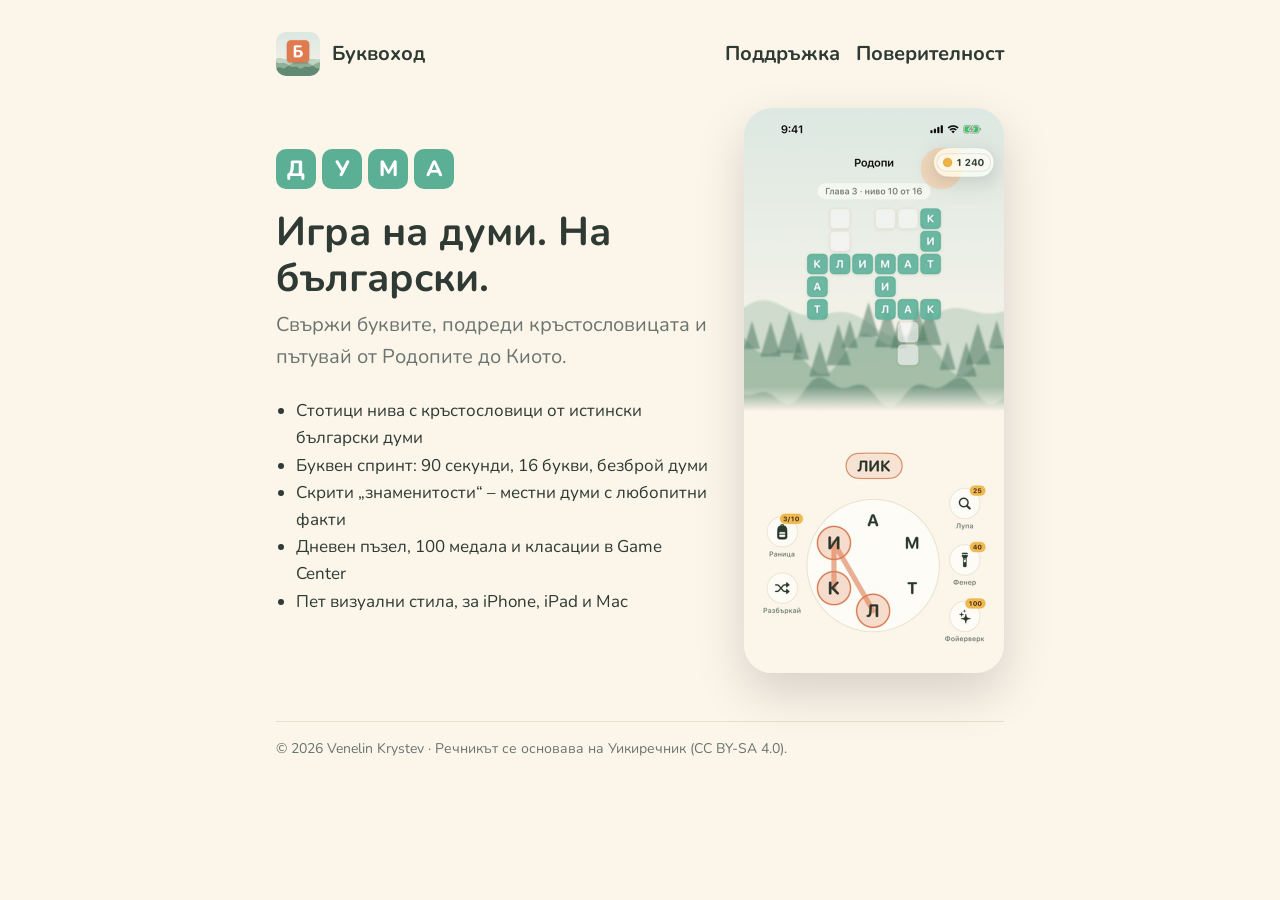
<file: index.html>
<!doctype html>
<html lang="bg">
<head>
<meta charset="utf-8">
<meta name="viewport" content="width=device-width, initial-scale=1">
<title>Буквоход – игра на думи</title>
<meta name="description" content="Буквоход: българска игра на думи за iPhone, iPad и Mac. Свържи буквите, подреди кръстословицата и пътувай от Родопите до Киото.">
<link rel="preconnect" href="https://fonts.googleapis.com">
<link rel="preconnect" href="https://fonts.gstatic.com" crossorigin>
<link rel="stylesheet" href="https://fonts.googleapis.com/css2?family=Nunito:wght@400;500;700;800&amp;display=swap">
<link rel="icon" href="icon.png">
<link rel="stylesheet" href="site.css">
</head>
<body>
<main>
  <header class="site">
    <img src="icon.png" alt="">
    <a href="./">Буквоход</a>
    <nav><a href="support.html">Поддръжка</a><a href="privacy.html">Поверителност</a></nav>
  </header>

  <section class="hero">
    <div>
      <div class="tiles"><span>Д</span><span>У</span><span>М</span><span>А</span></div>
      <h1>Игра на думи. На български.</h1>
      <p class="lead">Свържи буквите, подреди кръстословицата и пътувай от Родопите до Киото.</p>
      <ul class="features">
        <li>Стотици нива с кръстословици от истински български думи</li>
        <li>Буквен спринт: 90 секунди, 16 букви, безброй думи</li>
        <li>Скрити „знаменитости“ – местни думи с любопитни факти</li>
        <li>Дневен пъзел, 100 медала и класации в Game Center</li>
        <li>Пет визуални стила, за iPhone, iPad и Mac</li>
      </ul>
    </div>
    <img class="shot" src="shot-level.jpg" alt="Ниво от Буквоход: колело с букви и кръстословица">
  </section>

  <footer>© 2026 Venelin Krystev · Речникът се основава на Уикиречник (CC BY-SA 4.0).</footer>
</main>
</body>
</html>
</file>
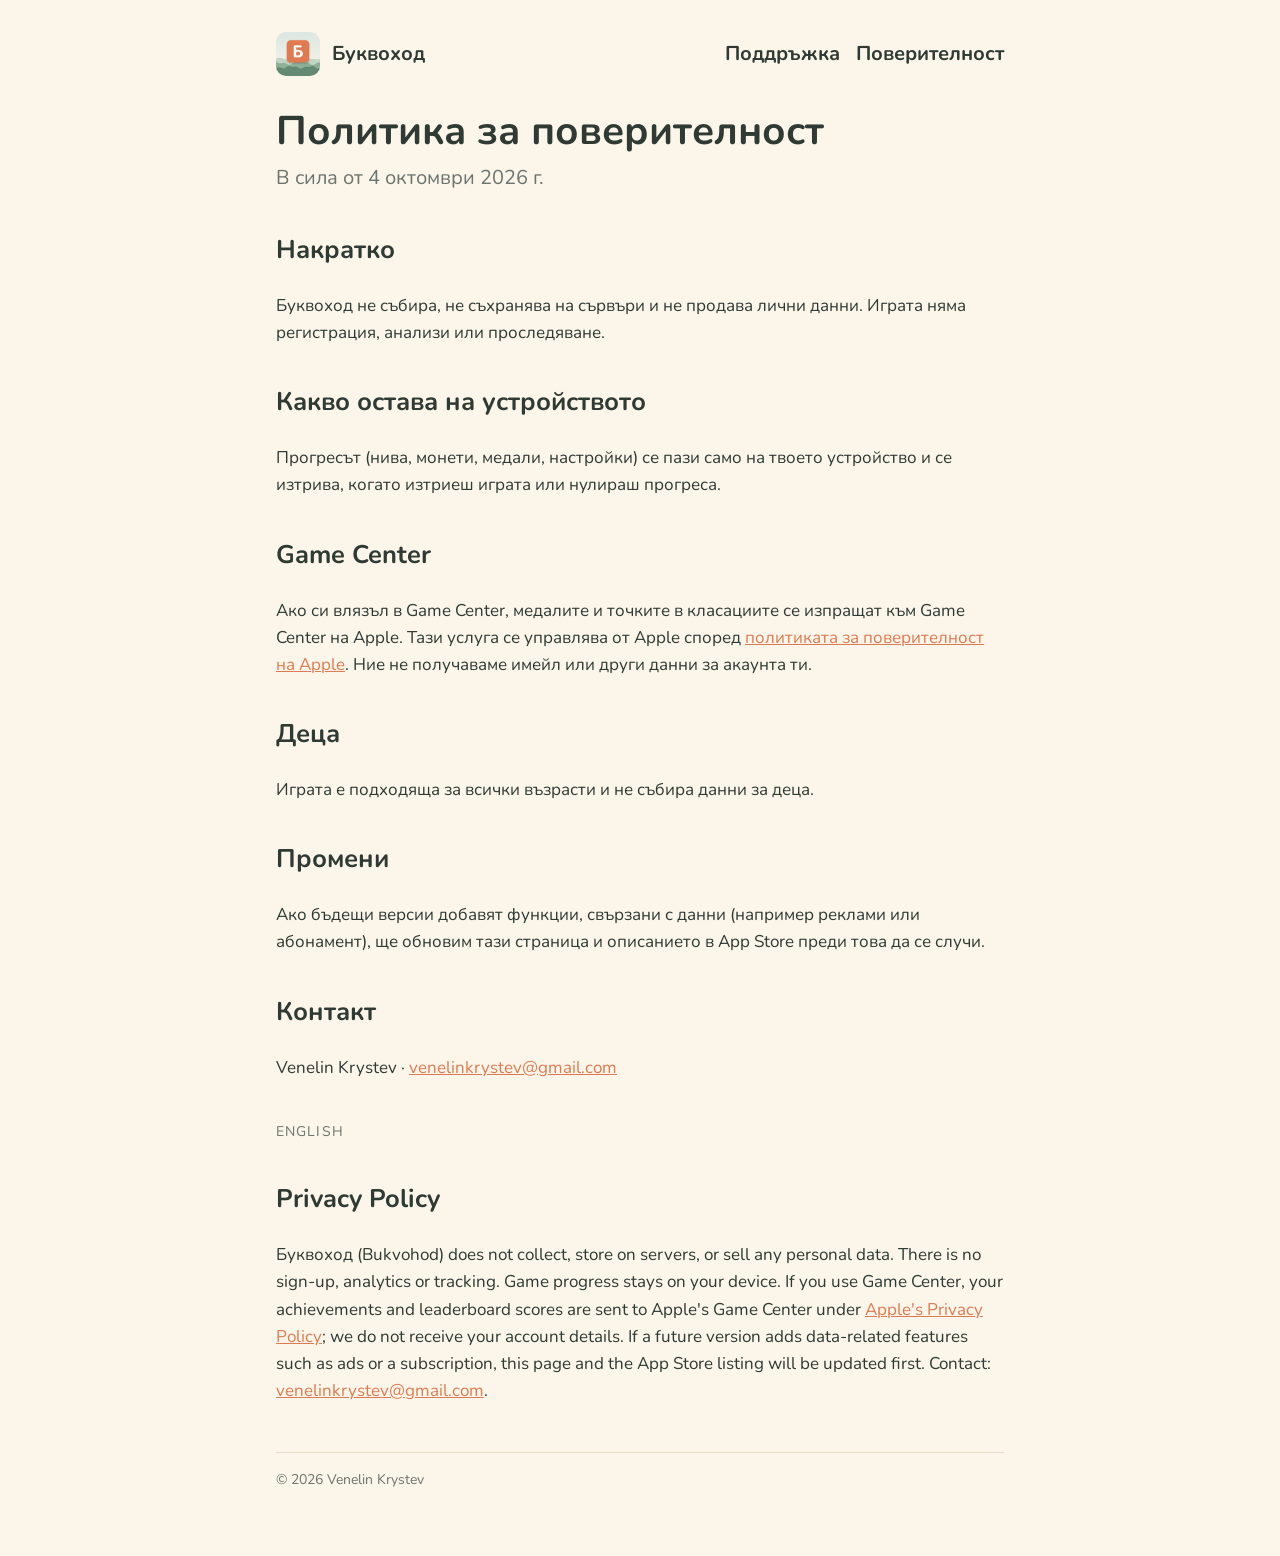
<file: privacy.html>
<!doctype html>
<html lang="bg">
<head>
<meta charset="utf-8">
<meta name="viewport" content="width=device-width, initial-scale=1">
<title>Буквоход – Политика за поверителност</title>
<link rel="preconnect" href="https://fonts.googleapis.com">
<link rel="preconnect" href="https://fonts.gstatic.com" crossorigin>
<link rel="stylesheet" href="https://fonts.googleapis.com/css2?family=Nunito:wght@400;500;700;800&amp;display=swap">
<link rel="icon" href="icon.png">
<link rel="stylesheet" href="site.css">
</head>
<body>
<main>
  <header class="site">
    <img src="icon.png" alt="">
    <a href="./">Буквоход</a>
    <nav><a href="support.html">Поддръжка</a><a href="privacy.html">Поверителност</a></nav>
  </header>

  <h1>Политика за поверителност</h1>
  <p class="lead">В сила от 4 октомври 2026 г.</p>

  <h2>Накратко</h2>
  <p>Буквоход не събира, не съхранява на сървъри и не продава лични данни. Играта няма регистрация, анализи или проследяване.</p>

  <h2>Какво остава на устройството</h2>
  <p>Прогресът (нива, монети, медали, настройки) се пази само на твоето устройство и се изтрива, когато изтриеш играта или нулираш прогреса.</p>

  <h2>Game Center</h2>
  <p>Ако си влязъл в Game Center, медалите и точките в класациите се изпращат към Game Center на Apple. Тази услуга се управлява от Apple според <a href="https://www.apple.com/legal/privacy/">политиката за поверителност на Apple</a>. Ние не получаваме имейл или други данни за акаунта ти.</p>

  <h2>Деца</h2>
  <p>Играта е подходяща за всички възрасти и не събира данни за деца.</p>

  <h2>Промени</h2>
  <p>Ако бъдещи версии добавят функции, свързани с данни (например реклами или абонамент), ще обновим тази страница и описанието в App Store преди това да се случи.</p>

  <h2>Контакт</h2>
  <p>Venelin Krystev · <a href="mailto:venelinkrystev@gmail.com">venelinkrystev@gmail.com</a></p>

  <p class="lang">English</p>
  <h2>Privacy Policy</h2>
  <p>Буквоход (Bukvohod) does not collect, store on servers, or sell any personal data. There is no sign-up, analytics or tracking. Game progress stays on your device. If you use Game Center, your achievements and leaderboard scores are sent to Apple's Game Center under <a href="https://www.apple.com/legal/privacy/">Apple's Privacy Policy</a>; we do not receive your account details. If a future version adds data-related features such as ads or a subscription, this page and the App Store listing will be updated first. Contact: <a href="mailto:venelinkrystev@gmail.com">venelinkrystev@gmail.com</a>.</p>

  <footer>© 2026 Venelin Krystev</footer>
</main>
</body>
</html>
</file>
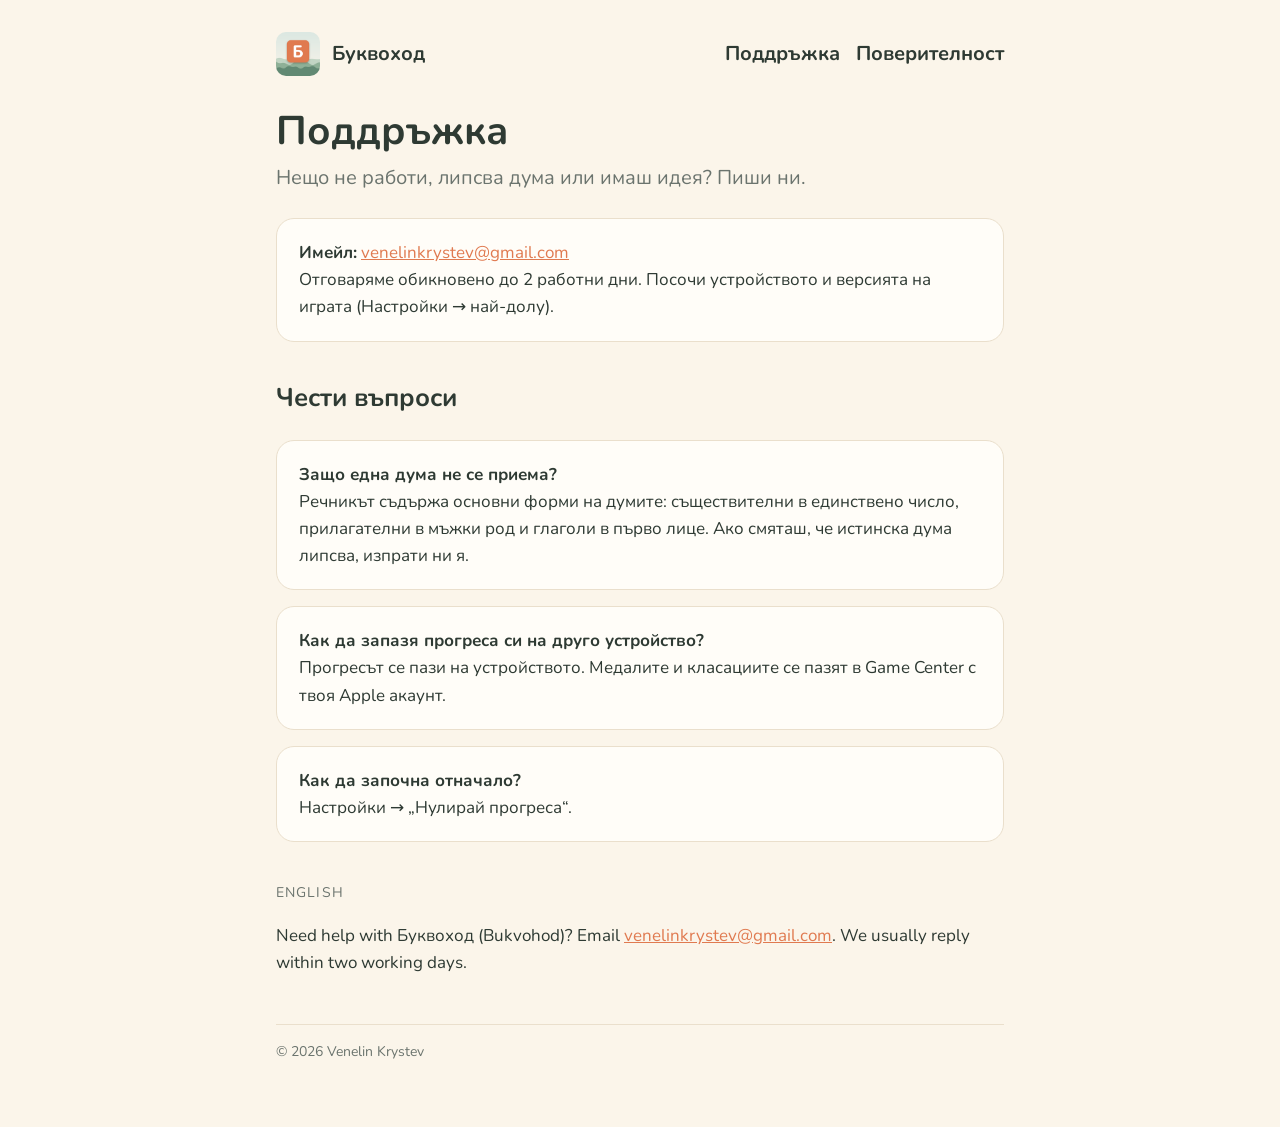
<file: support.html>
<!doctype html>
<html lang="bg">
<head>
<meta charset="utf-8">
<meta name="viewport" content="width=device-width, initial-scale=1">
<title>Буквоход – Поддръжка</title>
<link rel="preconnect" href="https://fonts.googleapis.com">
<link rel="preconnect" href="https://fonts.gstatic.com" crossorigin>
<link rel="stylesheet" href="https://fonts.googleapis.com/css2?family=Nunito:wght@400;500;700;800&amp;display=swap">
<link rel="icon" href="icon.png">
<link rel="stylesheet" href="site.css">
</head>
<body>
<main>
  <header class="site">
    <img src="icon.png" alt="">
    <a href="./">Буквоход</a>
    <nav><a href="support.html">Поддръжка</a><a href="privacy.html">Поверителност</a></nav>
  </header>

  <h1>Поддръжка</h1>
  <p class="lead">Нещо не работи, липсва дума или имаш идея? Пиши ни.</p>
  <div class="card">
    <strong>Имейл:</strong> <a href="mailto:venelinkrystev@gmail.com?subject=Буквоход">venelinkrystev@gmail.com</a><br>
    Отговаряме обикновено до 2 работни дни. Посочи устройството и версията на играта (Настройки → най-долу).
  </div>

  <h2>Чести въпроси</h2>
  <div class="card">
    <strong>Защо една дума не се приема?</strong><br>
    Речникът съдържа основни форми на думите: съществителни в единствено число, прилагателни в мъжки род и глаголи в първо лице. Ако смяташ, че истинска дума липсва, изпрати ни я.
  </div>
  <div class="card">
    <strong>Как да запазя прогреса си на друго устройство?</strong><br>
    Прогресът се пази на устройството. Медалите и класациите се пазят в Game Center с твоя Apple акаунт.
  </div>
  <div class="card">
    <strong>Как да започна отначало?</strong><br>
    Настройки → „Нулирай прогреса“.
  </div>

  <p class="lang">English</p>
  <p>Need help with Буквоход (Bukvohod)? Email <a href="mailto:venelinkrystev@gmail.com?subject=Bukvohod">venelinkrystev@gmail.com</a>. We usually reply within two working days.</p>

  <footer>© 2026 Venelin Krystev</footer>
</main>
</body>
</html>
</file>
<file: site.css>
:root {
  --bg: #FBF5EA; --panel: #FFFDF8; --ink: #2E3A33; --ink2: #6B746E;
  --accent: #E07A50; --found: #5BAF94; --line: #EADFCC;
}
@media (prefers-color-scheme: dark) {
  :root { --bg: #141B2D; --panel: #1E2740; --ink: #EEF1F7; --ink2: #A9B1C6; --line: #2E3956; }
}
* { box-sizing: border-box; }
body {
  margin: 0; background: var(--bg); color: var(--ink);
  /* Nunito has no Bulgarian localized glyphs, so the letters keep the standard
     Cyrillic forms used in the app (system fonts draw д like g, т like m for lang="bg"). */
  font: 17px/1.6 "Nunito", ui-rounded, system-ui, -apple-system, sans-serif;
}
main { max-width: 760px; margin: 0 auto; padding: 32px 16px 64px; }
a { color: var(--accent); }
header.site { display: flex; align-items: center; gap: 12px; margin-bottom: 32px; }
header.site img { width: 44px; height: 44px; border-radius: 10px; }
header.site a { color: var(--ink); text-decoration: none; font-weight: 700; font-size: 20px; }
nav { margin-left: auto; display: flex; gap: 16px; font-size: 15px; }
nav a { color: var(--ink2); font-weight: 500; }
h1 { font-size: 40px; line-height: 1.15; margin: 0 0 8px; }
h2 { margin-top: 36px; }
.lead { color: var(--ink2); font-size: 20px; margin: 0 0 24px; }
.card { background: var(--panel); border: 1px solid var(--line); border-radius: 18px; padding: 20px 22px; margin: 16px 0; }
.hero { display: grid; grid-template-columns: 1fr 260px; gap: 32px; align-items: center; }
.hero img.shot { width: 100%; border-radius: 28px; box-shadow: 0 20px 50px rgba(0,0,0,.15); }
.tiles { display: flex; gap: 6px; margin: 0 0 20px; }
.tiles span { width: 40px; height: 40px; border-radius: 10px; background: var(--found); color: #fff; display: grid; place-items: center; font-weight: 800; font-size: 22px; }
.button { display: inline-block; background: var(--accent); color: #fff; text-decoration: none; padding: 12px 22px; border-radius: 14px; font-weight: 700; }
ul.features { padding-left: 20px; }
footer { color: var(--ink2); font-size: 14px; margin-top: 48px; border-top: 1px solid var(--line); padding-top: 16px; }
.lang { color: var(--ink2); font-size: 14px; text-transform: uppercase; letter-spacing: .08em; margin-top: 40px; }
@media (max-width: 640px) {
  .hero { grid-template-columns: 1fr; }
  .hero img.shot { max-width: 260px; margin: 0 auto; display: block; }
  h1 { font-size: 32px; }
  header.site { flex-wrap: wrap; }
  nav { margin-left: 0; width: 100%; }
}
</file>
